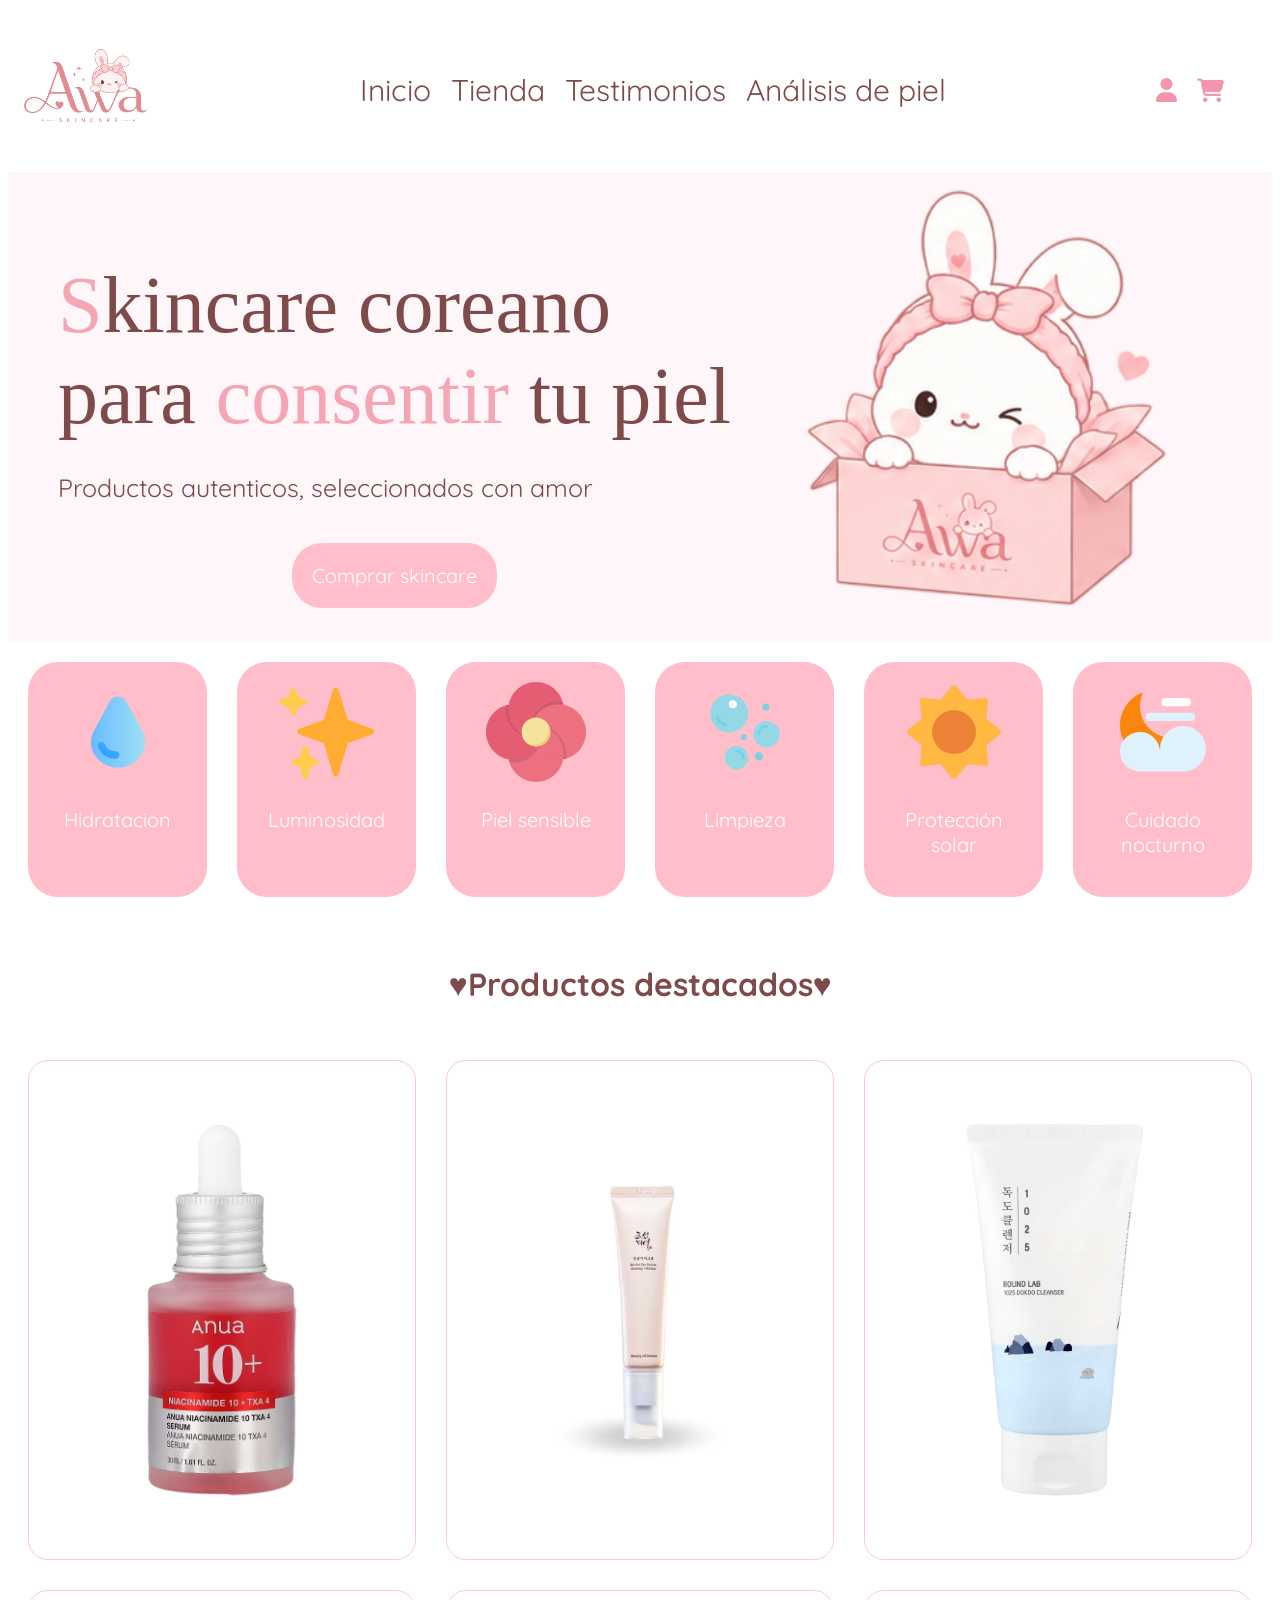
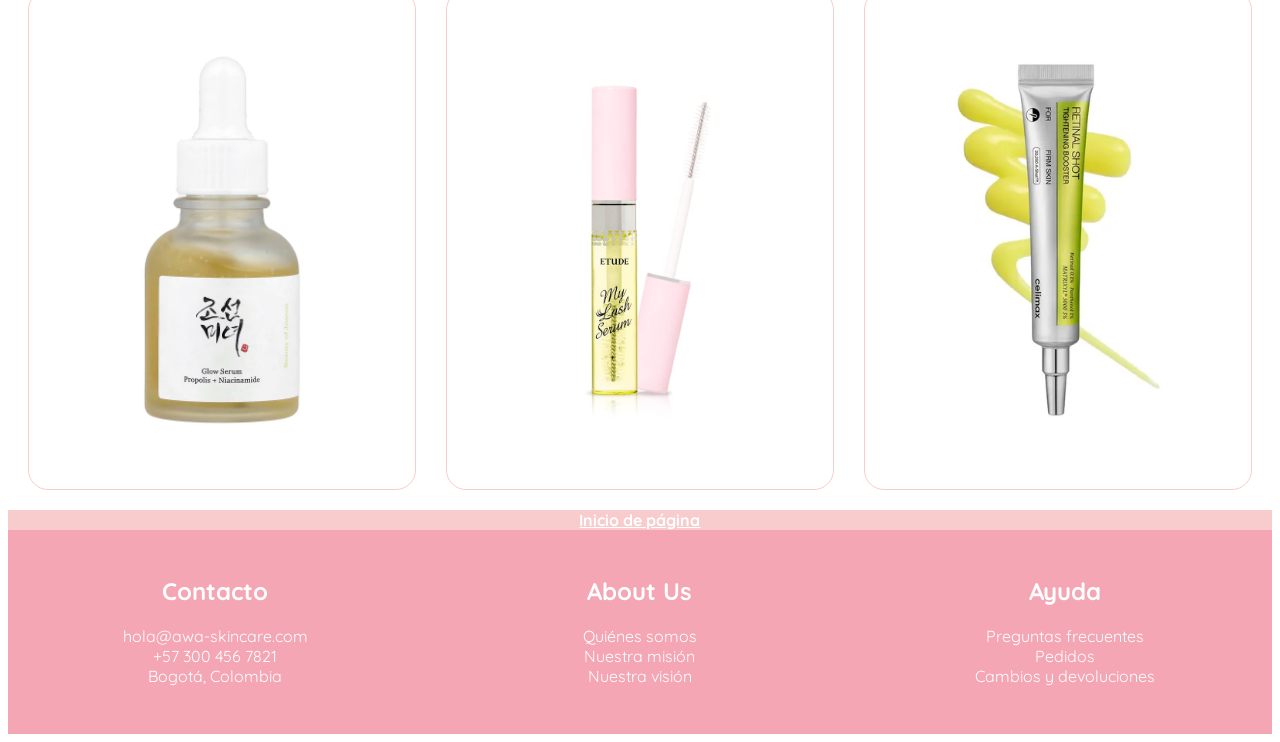
<file: index.html>
<!DOCTYPE html>
<html lang="en">
<head>
    <meta charset="UTF-8">
    <meta name="viewport" content="width=device-width, initial-scale=1.0">
    <link rel="stylesheet" href ="./styles/principal.css">
    <link rel="stylesheet" href ="./styles/header.css">
    <link rel="stylesheet" href ="./styles/footer.css">
    <link rel="preconnect" href="https://fonts.googleapis.com">
    <link rel="preconnect" href="https://fonts.gstatic.com" crossorigin>
    <link href="https://fonts.googleapis.com/css2?family=Quicksand:wght@300;400;500;600;700&display=swap" rel="stylesheet"> 
    <link rel="stylesheet" href="https://cdnjs.cloudflare.com/ajax/libs/font-awesome/6.5.2/css/all.min.css">
    <title>AWA</title>
</head>
<body>
    <awa-header></awa-header>
    <script src="./scripts/header.js"></script>
    <section class="banner">
        
        <div class="TituloBanner"> 
            <h1><span class="palabra-destacada">S</span>kincare coreano <br> para <span class="palabra-destacada">consentir</span> tu piel</h1>
            <p>Productos autenticos, seleccionados con amor</p>
            <a href="./Content/contruccion.html" class="boton">Comprar skincare</a>
        </div>
        <div>
            <img class="banner-img" src="./images/awita-caja.png" alt="banner">
        </div>
    </section>
    <section class="categorias">
        <a href="/Content/contruccion.html" class="categoria">
            <img src="./images/gota.svg" alt="Hidratacion">
            <p>Hidratacion</p>
        </a>
        <a href="/Content/contruccion.html" class="categoria">
            <img src="./images/brillo.svg" alt="luminosidad">
            <p>Luminosidad</p>
        </a>
        <a href="/Content/contruccion.html" class="categoria">
            <img src="./images/flor.svg" alt="Piel sensible">
            <p>Piel sensible</p>
        </a>
        <a href="/Content/contruccion.html" class="categoria">
            <img src="./images/burbuja.svg" alt="Limpieza">
            <p>Limpieza</p>
        </a>
        <a href="/Content/contruccion.html" class="categoria">
            <img src="./images/sol.svg" alt="Protección solar">
            <p>Protección solar</p>
        </a>
        <a href="/Content/contruccion.html" class="categoria">
            <img src="./images/noche.svg" alt="Cuidado nocturno">
            <p>Cuidado nocturno</p>
        </a>
    </section>

    <section class="productos">
        <h2>♥Productos destacados♥</h2>

        <div class="tarjeta">
            <img src="./images/anua.avif">
            <div class="info">
                <h3>ANUA - <br> Niacinamide 10% + Txa 4% Serum X 30Ml</h3>
                <div class="separator-horizontal">
                    <span class="heart-icon">♥</span>
                </div>
                <p>Sérum formulado con un 10% de Niacinamida, 4% de Ácido Tranexámico y 2% de Arbutina, ideal para quienes desean aclarar todo tipo de manchas y unificar el tono de la piel, logrando una piel hidratada y luminosa.   </p>
                <div class="informacion-adicional">
                    <div class="columna">
                        <h3> Tipos de piel </h3>
                        <ul>
                            <li>Seca</li>
                            <li>Normal</li>
                            <li>Mixta</li>
                            <li>Grasa</li>
                        </ul>
                    </div>
                    <div class="columna">
                        <h3>Ideal para: </h3>
                        <ul>
                            <li>Manchas Solares</li>
                            <li>Melasma</li>
                        </ul>
                    </div>
                </div>
            </div>
        </div>
        <div class="tarjeta">
            <img src="./images/contorno-de-ojos-boj-revive-serum-beauty-of-joseon--2-.jpg.webp">
            <div class="info">
                <h3>Beauty of Joseon - <br> Sérum Contorno de Ojos Revive Eye Serum</h3>
                <div class="separator-horizontal">
                    <span class="heart-icon">♥</span>
                </div>
                <p>Suero reafirmante formulado con ginseng y retinal (vitamina A) para combatir los signos del envejecimiento. Mejora la elasticidad, atenúa arrugas y revitaliza el tono de la delicada piel alrededor de los ojos.</p>
                <div class="informacion-adicional">
                    <div class="columna">
                        <h3>Tipos de piel</h3>
                        <ul>
                            <li>Seca</li>
                            <li>Normal</li>
                            <li>Mixta</li>
                            <li>Grasa</li>
                            <li>Sensible</li>
                        </ul>
                    </div>
                    <div class="columna">
                        <h3>Ideal para: </h3>
                        <ul>
                            <li>Arrugas y líneas de expresión</li>
                            <li>Ojeras y falta de luminosidad</li>
                        </ul>
                    </div>
                </div>
            </div>
        </div>
        <div class="tarjeta">
            <img src="./images/Dokdo.avif">
            <div class="info">
                <h3>ROUND LAB - <br> Limpiador 1025 Dokdo</h3>
                <div class="separator-horizontal">
                    <span class="heart-icon">♥</span>
                </div>
                <p>Limpiador suave en gel que elimina impurezas eficazmente sin alterar la barrera natural de la piel. Su fórmula con minerales de agua profunda mantiene el equilibrio hídrico, dejando el rostro fresco y confortable sin sensación de tirantez.</p>
                <div class="informacion-adicional">
                    <div class="columna">
                        <h3>Tipos de piel</h3>
                        <ul>
                            <li>Seca</li>
                            <li>Normal</li>
                            <li>Mixta</li>
                            <li>Grasa</li>
                            <li>Sensible</li>
                        </ul>
                    </div>
                    <div class="columna">
                        <h3>Ideal para: </h3>
                        <ul>
                            <li>Limpieza profunda</li>
                            <li>Desequilibrio de hidratación</li>
                            <li>Sensibilidad cutánea</li>
                        </ul>
                    </div>
                </div>
            </div>
        </div>
        <div class="tarjeta">
            <img src="./images/Glow-Serum.avif">
            <div class="info">
                <h3>Beauty of Joseon - <br> Sérum Facial Glow Serum</h3>
                <div class="separator-horizontal">
                    <span class="heart-icon">♥</span>
                </div>
                <p>Sérum diseñado para mantener la piel radiante y saludable. Enriquecido con un 60% de extracto de propóleo y un 2% de niacinamida, ayuda a controlar la grasa, suavizar manchas oscuras e iluminar el rostro para un tono uniforme.</p>
                <div class="informacion-adicional">
                    <div class="columna">
                        <h3>Tipos de piel</h3>
                        <ul>
                            <li>Seca</li>
                            <li>Normal</li>
                            <li>Mixta</li>
                            <li>Grasa</li>
                        </ul>
                    </div>
                    <div class="columna">
                        <h3>Ideal para: </h3>
                        <ul>
                            <li>Piel opaca</li>
                            <li>Manchas oscuras</li>
                            <li>Exceso de sebo</li>
                            <li>Tono de piel irregular</li>
                        </ul>
                    </div>
                </div>
            </div>
        </div>
        <div class="tarjeta">
            <img src="./images/LashSerum.jpg">
            <div class="info">
                <h3>ETUDE - <br> Sérum para Pestañas My Lash Serum</h3>
                <div class="separator-horizontal">
                    <span class="heart-icon">♥</span>
                </div>
                <p>Sérum nutritivo que fortalece las pestañas desde la raíz. Su fórmula ayuda a que luzcan más largas, densas y saludables, protegiéndolas del estrés provocado por el maquillaje diario.</p>
                <div class="informacion-adicional">
                    <div class="columna">
                        <h3>Tipos de piel</h3>
                        <ul>
                            <li>Todo tipo de piel</li>
                        </ul>
                    </div>
                    <div class="columna">
                        <h3>Ideal para: </h3>
                        <ul>
                            <li>Pestañas débiles</li>
                            <li>Pestañas cortas o quebradizas</li>
                            <li>Protección post-maquillaje</li>
                        </ul>
                    </div>
                </div>
            </div>
        </div>
        <div class="tarjeta">
            <img src="./images/retinol.webp">
            <div class="info">
                <h3>Celimax - <br> The Vita A Retinal Shot Potenciador Reafirmante</h3>
                <div class="separator-horizontal">
                    <span class="heart-icon">♥</span>
                </div>
                <p>Booster concentrado formulado con retinal al 0.1% y péptidos, diseñado para brindar un cuidado profundo contra los signos del envejecimiento. Mejora la firmeza, reduce visiblemente el tamaño de los poros y suaviza la textura de la piel para un aspecto más joven y refinado.</p>
                <div class="informacion-adicional">
                    <div class="columna">
                        <h3>Tipos de piel</h3>
                        <ul>
                            <li>Normal</li>
                            <li>Mixta</li>
                            <li>Grasa</li>
                            <li>Seca</li>
                        </ul>
                    </div>
                    <div class="columna">
                        <h3>Ideal para: </h3>
                        <ul>
                            <li>Arrugas</li>
                            <li>Poros dilatados</li>
                            <li>Textura irregular de la piel</li>
                        </ul>
                    </div>
                </div>
            </div>
        </div>
    </section>
    <awa-footer></awa-footer>
    <script src="./scripts/footer.js"></script>
</body>
</html>
</file>
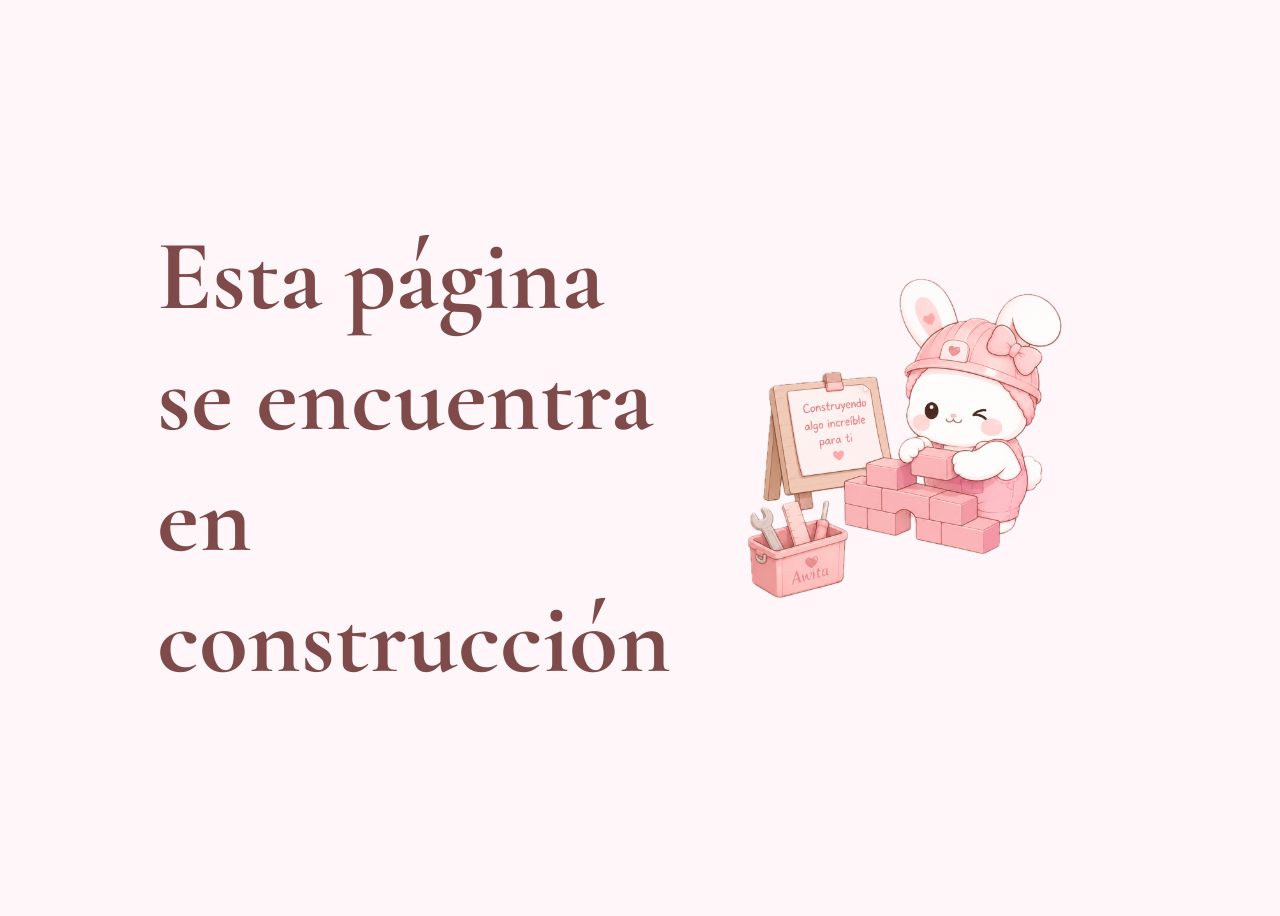
<file: contruccion.html>
<!DOCTYPE html>
<html lang="en">
<head>
    <meta charset="UTF-8">
    <meta name="viewport" content="width=device-width, initial-scale=1.0">
    <link rel="stylesheet" href="./styles/construccion.css">
    <link rel="preconnect" href="https://fonts.googleapis.com">
    <link rel="preconnect" href="https://fonts.gstatic.com" crossorigin>
    <link href="https://fonts.googleapis.com/css2?family=Cormorant+Garamond:wght@400;500;600;700&family=Quicksand:wght@400;500;600;700&display=swap" rel="stylesheet">  
    <title>AWA</title>
</head>
<body>
    <header>
        <h1>Esta página se encuentra <br> en construcción</h1>
        <img src="./images/contruccion.png">
    </header>
</body>
</html>
</file>
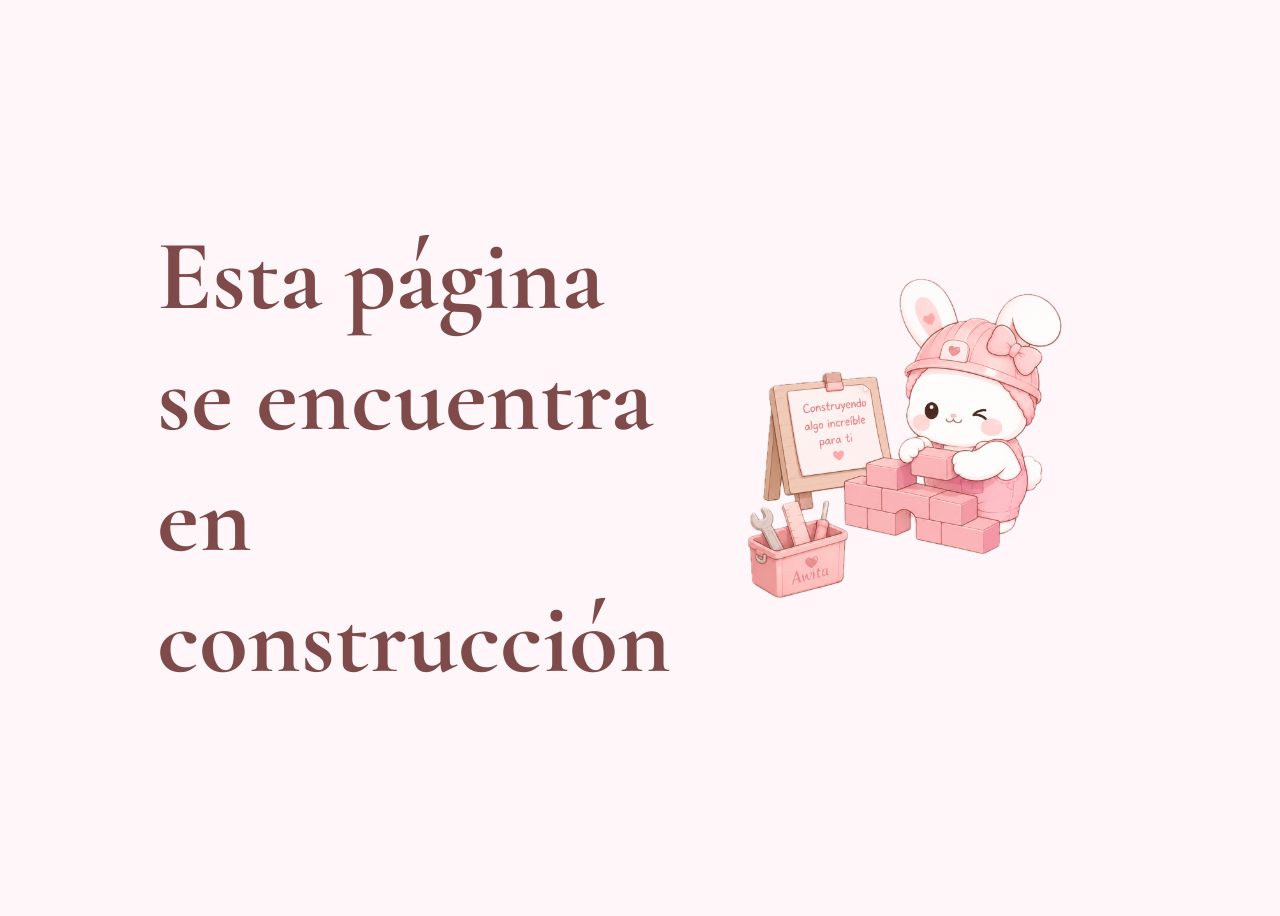
<file: Content/contruccion.html>
<!DOCTYPE html>
<html lang="en">
<head>
    <meta charset="UTF-8">
    <meta name="viewport" content="width=device-width, initial-scale=1.0">
    <link rel="stylesheet" href="../styles/construccion.css">
    <link rel="preconnect" href="https://fonts.googleapis.com">
    <link rel="preconnect" href="https://fonts.gstatic.com" crossorigin>
    <link href="https://fonts.googleapis.com/css2?family=Cormorant+Garamond:wght@400;500;600;700&family=Quicksand:wght@400;500;600;700&display=swap" rel="stylesheet">  
    <title>AWA</title>
</head>
<body>
    <header>
        <h1>Esta página se encuentra <br> en construcción</h1>
        <img src="../images/contruccion.png">
    </header>
</body>
</html>
</file>
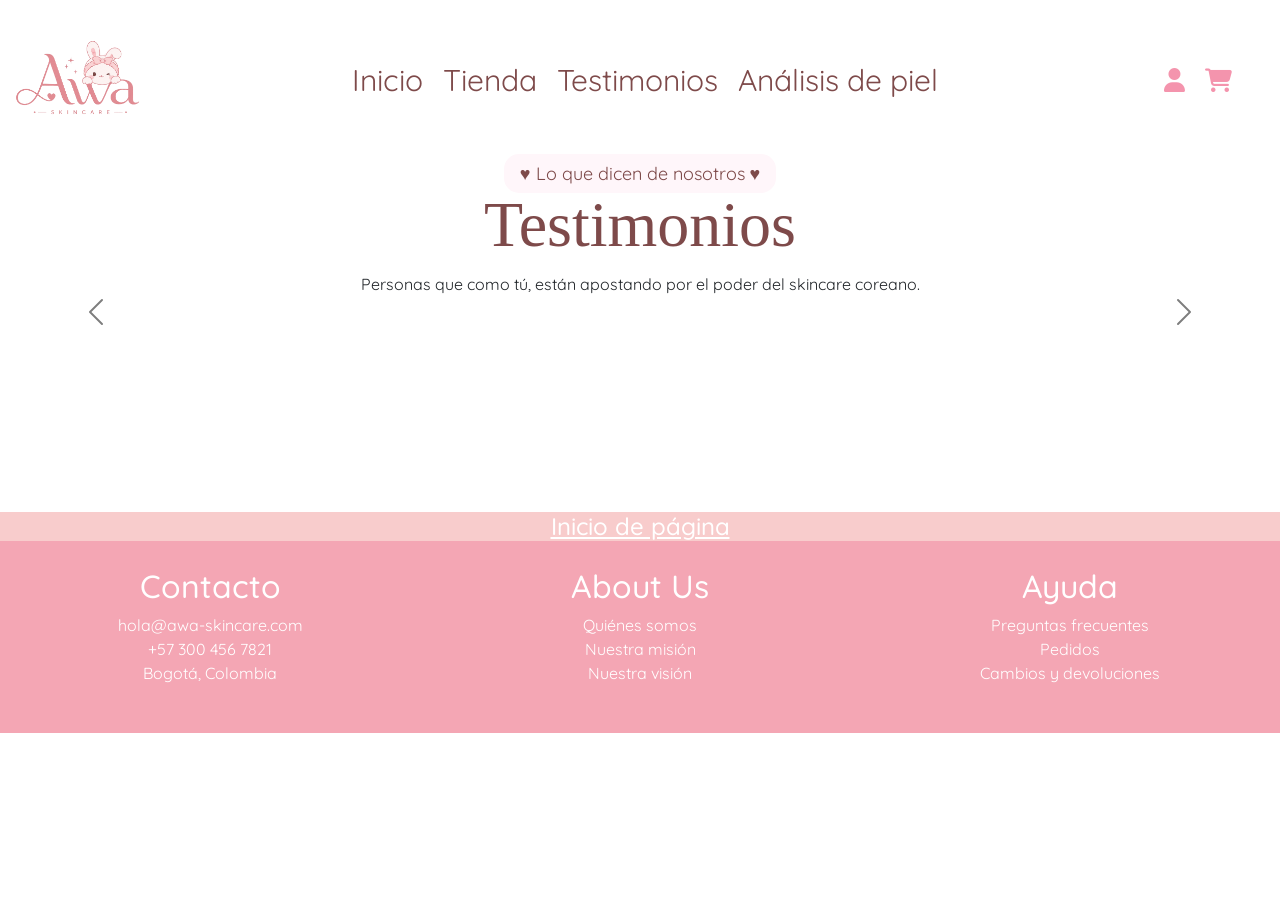
<file: Content/testimonios.html>
<!DOCTYPE html>
<html lang="en">
<head>
    <meta charset="UTF-8">
    <meta name="viewport" content="width=device-width, initial-scale=1.0">
    <script src="../scripts/testimonios.js"></script>
    <link rel="stylesheet" href ="../styles/header.css">
    <link rel="stylesheet" href ="../styles/footer.css">
    <link rel="stylesheet" href="../styles/testimonios.css">
    <link href="https://fonts.googleapis.com/css2?family=Quicksand:wght@300;400;500;600;700&display=swap" rel="stylesheet"> 
    <link rel="preconnect" href="https://fonts.gstatic.com" crossorigin>
    <link rel="preconnect" href="https://fonts.googleapis.com">
    <link href="https://cdn.jsdelivr.net/npm/bootstrap@5.3.8/dist/css/bootstrap.min.css" rel="stylesheet">
    <link rel="stylesheet" href="https://cdnjs.cloudflare.com/ajax/libs/font-awesome/6.5.2/css/all.min.css">
    
    <title>Document</title>
</head>
<body>
    <awa-header></awa-header>
    <script src="../scripts/header.js"></script>
    <div class="titulo">
        <span class="mensaje">♥ Lo que dicen de nosotros ♥</span>
        <h1>Testimonios</h1>
        <p>Personas que como tú, están apostando por el poder del skincare coreano.</p>
        
    </div>
    <div id="carousel-testimonios" class="carousel slide" data-bs-ride="false">
        <div class="carousel-inner" id="contenedor-testimonios">
        </div>

        <button class="carousel-control-prev" type="button" data-bs-target="#carousel-testimonios" data-bs-slide="prev">
            <span class="carousel-control-prev-icon" aria-hidden="true"></span>
            <span class="visually-hidden">Anterior</span>
        </button>
        <button class="carousel-control-next" type="button" data-bs-target="#carousel-testimonios" data-bs-slide="next">
            <span class="carousel-control-next-icon" aria-hidden="true"></span>
            <span class="visually-hidden">Siguiente</span>
        </button>
    </div>
    <awa-footer></awa-footer>
    <script src="https://cdn.jsdelivr.net/npm/bootstrap@5.3.8/dist/js/bootstrap.bundle.min.js"></script>
    <script src="../scripts/footer.js"></script>
</body>
</html>
</file>
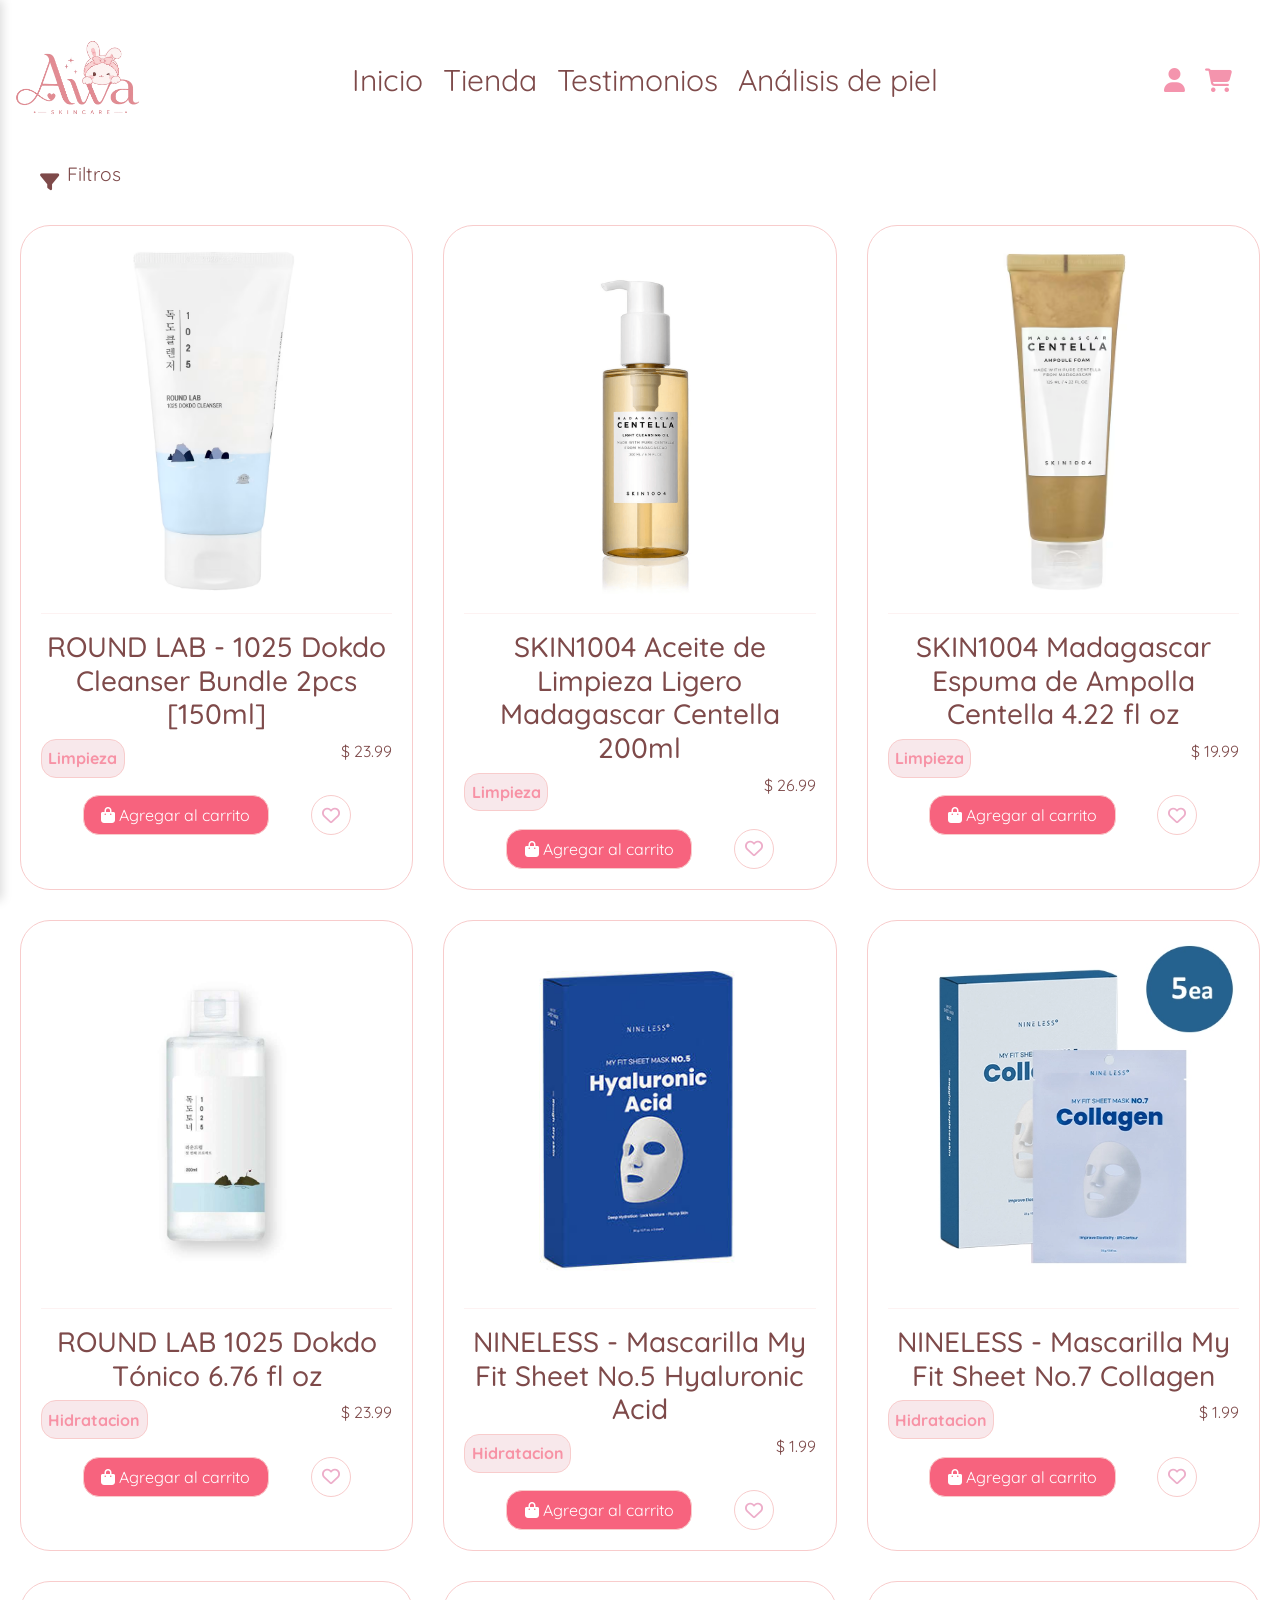
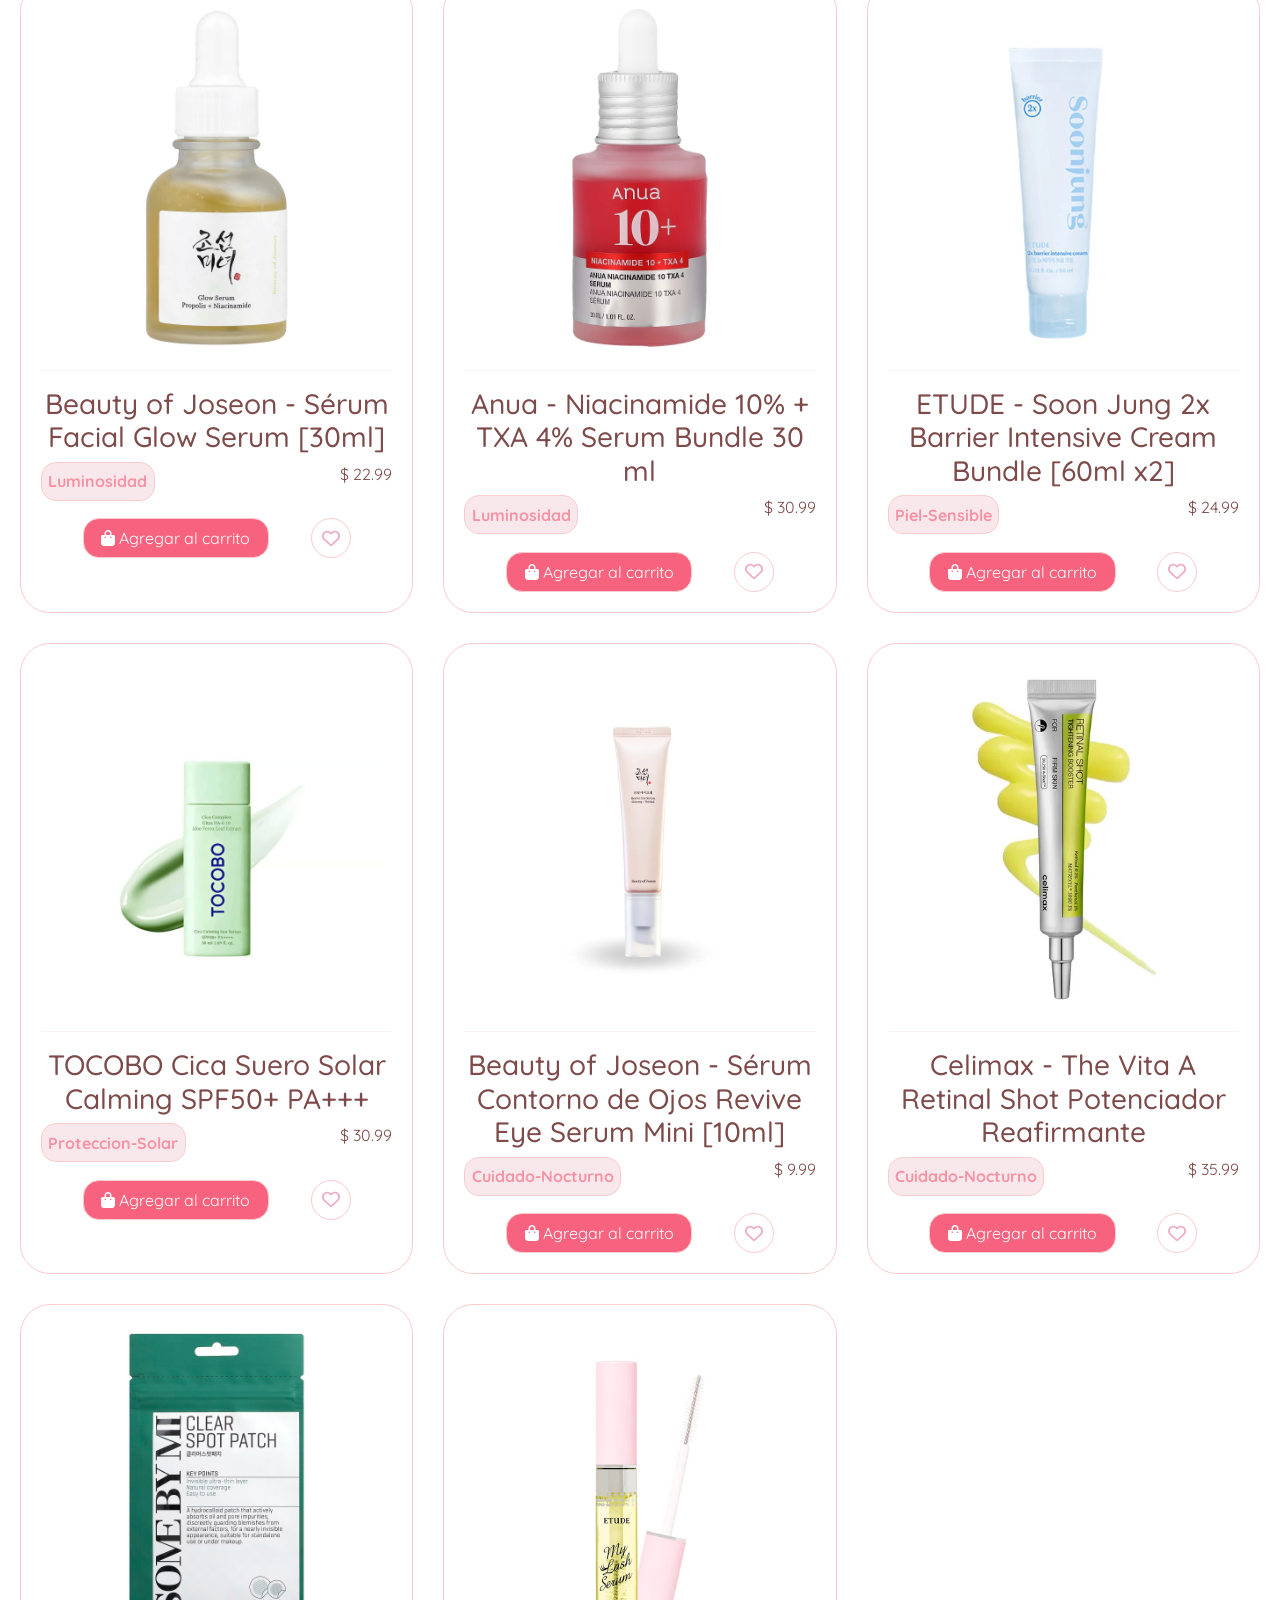
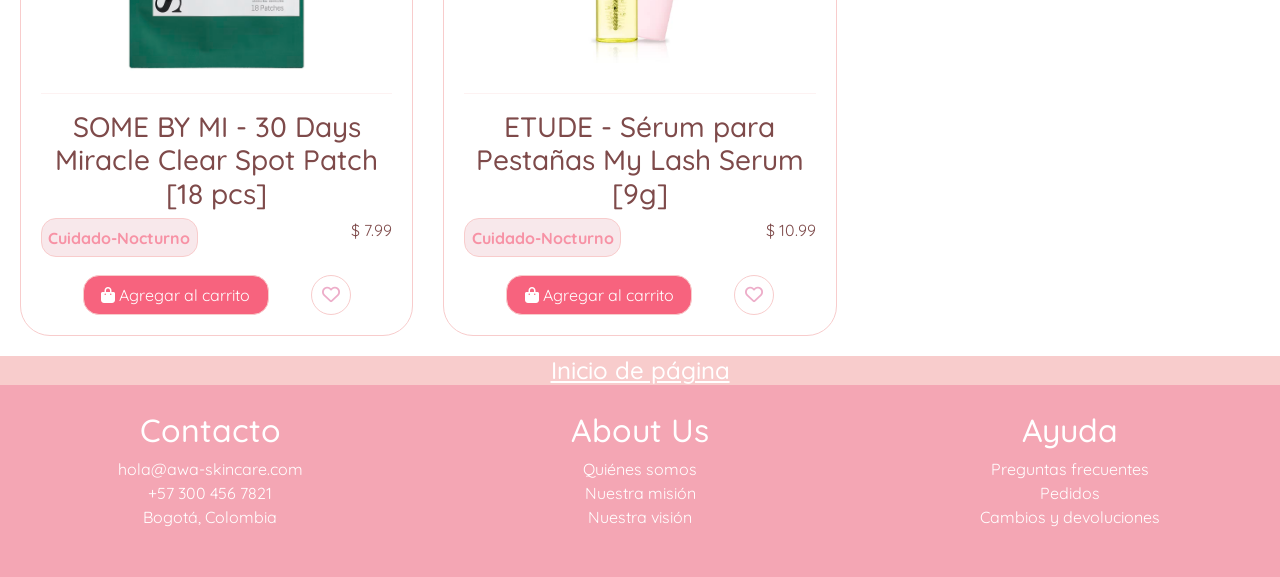
<file: Content/tienda.html>
<!DOCTYPE html>
<html lang="en">
<head>
    <meta charset="UTF-8">
    <meta name="viewport" content="width=device-width, initial-scale=1.0">
    <link rel="stylesheet" href ="../styles/tienda.css">
    <link rel="stylesheet" href ="../styles/header.css">
    <link rel="stylesheet" href ="../styles/footer.css">
    <link rel="preconnect" href="https://fonts.googleapis.com">
    <link rel="preconnect" href="https://fonts.gstatic.com" crossorigin>
    <link href="https://fonts.googleapis.com/css2?family=Quicksand:wght@300;400;500;600;700&display=swap" rel="stylesheet"> 
    <link rel="stylesheet" href="https://cdnjs.cloudflare.com/ajax/libs/font-awesome/6.5.2/css/all.min.css">
    <link href="https://cdn.jsdelivr.net/npm/bootstrap@5.3.8/dist/css/bootstrap.min.css" rel="stylesheet">
    <script src="../scripts/productos.js"></script>
    
    <title>Tienda</title>
</head>
<body>
    <awa-header></awa-header>
    <script src="../scripts/header.js"></script>
    <div class="filtros">
        <input type="checkbox" id="filtro" class="filtro">
        <label for="filtro" class="embudo">
            <i class="fa-solid fa-filter"></i>
            <i class="fa-solid fa-xmark"></i>
            <p>Filtros</p>
        </label>
        
        <div class="panel">
            <H2>Filtrar por: </H2>
            <h3>Categoría</h3>

            <div class="form-check">
                <input class="form-check-input" type="checkbox" id="Limpieza">
                <label class="form-check-label" for="Limpieza">
                    Limpieza
                </label>
            </div>
             <div class="form-check">
                <input class="form-check-input" type="checkbox" id="Hidratacion">
                <label class="form-check-label" for="Hidratacion">
                    Hidratacion
                </label>
            </div>
            <div class="form-check">
                <input class="form-check-input" type="checkbox" id="Luminosidad">
                <label class="form-check-label" for="Luminosidad">
                    Luminosidad
                </label>
            </div>
             <div class="form-check">
                <input class="form-check-input" type="checkbox" id="Piel-Sensible">
                <label class="form-check-label" for="Piel-Sensible">
                    Piel Sensible
                </label>
            </div>
             <div class="form-check">
                <input class="form-check-input" type="checkbox" id="Proteccion-Solar">
                <label class="form-check-label" for="Proteccion-Solar">
                Proteccion Solar
                </label>
            </div>
             <div class="form-check">
                <input class="form-check-input" type="checkbox" id="Cuidado-Nocturno">
                <label class="form-check-label" for="Cuidado-Nocturno">
                    Cuidado Nocturno
                </label>
            </div>
            <h3>Precio</h3>
            <div class="filtro-precio">
                <input 
                    type="range" 
                    class="form-range" 
                    id="precioMaximo"
                    min="0"
                    max="40"
                    value="40"
                    step="1">
                <div>
                    Max $<span id="valorPrecio">40.00</span>
                </div>
            </div>
            
        </div>
        
    </div>
    
    <div class="grid-productos" id="contenedor-productos"></div>
    
    <awa-footer></awa-footer>
    <script src="../scripts/footer.js"></script>
    <script src="https://cdn.jsdelivr.net/npm/bootstrap@5.3.8/dist/js/bootstrap.bundle.min.js"></script>
</body>
</html>
</file>
<file: styles/principal.css>
* {
    box-sizing: border-box;
    font-family: "Quicksand", sans-serif;
}

.banner {
    display: flex;
    flex-direction: row;
    gap: 0.625rem;
    align-items: center;
    justify-content: flex-start;
    background-color: #fff6fa;
}
.TituloBanner {
    margin-left: 3.125rem; 
    padding-right: 1.25rem; 
    display: flex;
    flex-direction: column;
}
.banner h1{
    font-family: "Cormorant Garamond", serif;
    font-weight:500;
    font-size: 5rem;
    color: #7E4A4A;
    margin-bottom: 0.3125rem;
}
.banner a{
    font-size: 1.25rem;
    color: white;
    margin-bottom: 2%;
}

.banner p{
    font-size: 1.5625rem;
    color: #7E4A4A;
    margin-bottom: 2.5rem;
}

.palabra-destacada{
    color:#f4a6b4;
    font-weight:500;
    font-size: 5rem;
    font-family: "Cormorant Garamond", serif;
}
.boton{
    background-color: #ffbeca;
    border-radius: 1.875rem;
    padding: 1.25rem;
    text-decoration: none;
    color: white;
    align-self: center;
}
.banner-img {
    width: 28.125rem;   
    height: auto;      
    object-fit: contain;
}



.categorias{
    display: grid;
    grid-template-columns: repeat(6, 1fr);
    gap: 1.875rem;
    padding: 1.25rem;
    font-size: 1.25rem;
}

.categoria{
    background-color: #ffbeca;
    border-radius: 1.875rem;
    padding: 1.25rem;
    text-decoration: none;
    color: white;
    text-align: center;
}
.categoria img {
    width: 6.25rem;
    height: 6.25rem;
    object-fit: contain;
}

.info ul {
    list-style-position: inside;
    padding-left: 0; 
}

.columna ul li::marker {
  color: #e87a8f; 
}

.productos{
    display: grid;
    grid-template-columns: repeat(3,1fr);
    gap: 1.875rem;
    padding: 1.25rem;
}
.productos h2 {
    grid-column: 1 / 4;
    text-align: center;
    color: #7E4A4A;
    font-size: 2rem;
}

.tarjeta {
    position: relative;
    perspective: 1000px;
    height: 31.25rem; 
}

.productos img {
    width: 100%;
    height: 31.25rem;
    object-fit: contain;
    border: 1px solid #f8cccc;
    border-radius: 1.25rem;
    text-align: center;
    position: absolute;
    top: 0;
    left: 0;
    backface-visibility: hidden;
    transition: transform 0.6s;
    transform-style: preserve-3d;
}
.info h3{
    font-family: "Cormorant Garamond", serif;
}
.tarjeta .info {
    position: absolute;
    top: 0;
    left: 0;
    width: 100%;
    height: 31.25rem;
    border: 1px solid #f8cccc;
    border-radius: 1.25rem;
    background: #fff6fa;
    color: #7E4A4A;
    padding: 1.25rem;
    overflow: hidden;
    backface-visibility: hidden;
    transition: transform 0.6s;
    transform-style: preserve-3d;
    transform: rotateY(180deg);
    text-align: left;
}

.separator-horizontal {
  position: relative;
  text-align: center;
  border-bottom: 1px solid #f3c2c9; 
  margin: 1.25rem 0;
}

.heart-icon {
  position: absolute;
  top: 50%;
  left: 50%;
  transform: translate(-50%, -50%);
  background-color: #fff6fa; 
  padding: 0 0.5rem;
  color: #e87a8f; 
  font-size: 0.75rem;
}
.informacion-adicional{
    display: flex;
    justify-content: space-between;
    width: 100%;
    align-items: stretch;
    margin-top: 1.25rem;
}

.columna {
  flex: 1;            
  padding: 0 1.25rem;             
}

.columna:first-child {
  border-right: 1.5px solid #f3c2c9; 
}

.tarjeta:hover img {
    transform: rotateY(180deg);
}

.tarjeta:hover .info {
    transform: rotateY(360deg);
}



@media (max-width: 600px){
    .banner {
        display: grid;
        grid-template-columns: 1fr auto;
        grid-template-areas: 
        "titulo titulo"
        "info imagen"
        "boton   imagen";
        align-items: center;
        gap: 0.9375rem;
        padding: 1.5625rem 0.9375rem;
    }

    .TituloBanner {
        display: contents;
    }

     .banner h1{
        grid-area: titulo;
        width: 100%;
        text-align: left;
        font-size: 3rem;
        margin-bottom: 0.3125rem;
    }

    .banner .palabra-destacada {
        font-size: 3rem; 
    }
   

    .banner p{
        grid-area: info;
        font-size: 1.25rem;
        margin-bottom: 1.25rem;
        align-self: start;
    }
    .boton{
        grid-area: boton;
        align-self: start;
        justify-self: start;
        padding: 0.625rem 1.25rem;
        font-size: 0.9rem;
    }

    .banner > div:has(.banner-img) {
        grid-area: imagen;
        align-self: right;
    }
    .banner-img {
        width: 10rem;
        margin: 0 auto;
        object-fit: contain;
    }


    .categorias{
    display: grid;
    grid-template-columns: repeat(3, minmax(0, 1fr));
    gap: 1.5rem;
    padding: 1rem;
    font-size: 1rem;
}
    .categoria {
    min-width: 0;
    width: 100%;
    display: flex;
    flex-direction: column;
    align-items: center;
    justify-content: center;
}

    .categoria img {
    width: 4rem;
    height: 4rem;
    object-fit: contain;
}
    .productos{
    display: grid;
    grid-template-columns: 1fr;
    gap: 1.875rem;
    padding: 1.25rem;
    
}

    .productos h2 {
        grid-column: 1;
    }
}
</file>
<file: styles/header.css>
* {
    box-sizing: border-box;
    font-family: "Quicksand", sans-serif;
}

header {
    display: flex;
    align-items: center;
}
header img {
    width: 10rem;
}

nav {
    display: flex;
    gap: 1.25rem;
    margin-left: 12rem;  
    justify-content: space-between;
    flex: 1; 
}
.iconos-menu {
    display: flex;
    align-items: center;
    gap: 1.25rem;
}
.usuario{
    display: flex;
    align-items: center;
    gap: 1.25rem;
    margin-right: 3rem;
    color:#f494ad;
    font-size: 1.5rem; 
}
nav a{
    font-size: 1.875rem;
    color: #7E4A4A;
    text-decoration: none;
}
nav a:hover{
    color: #f4a6b4;
}

.menu{
    display:none;
}

.barras {
    display: none;
    cursor: pointer;
    margin-left: auto;
    font-size: 1.5rem;
    color: #7E4A4A;
    z-index: 20;
}

.iconos-menu i{
    display: none;
}

@media (max-width: 600px){

    .barras{
        display: block;

    }
    
    
    nav {
        display: flex;
        flex-direction: column;
        align-items: stretch;
        gap: 0;
        margin-left: 0;
        justify-content: space-between;
        position: fixed;
        top: 0;
        right: 0;
        width: 75%;
        max-width: 20rem;
        height: 100vh;
        background-color: #fff6fa;
        padding: 5rem 1.5rem 1.5rem;
        box-shadow: -0.25rem 0 1rem rgba(126, 74, 74, 0.15);

        transform: translateX(100%);
        transition: transform 0.3s ease;
        z-index: 15;
    }

    nav a {
        display: flex;
        align-items: center;
        gap: 1rem;
        font-size: 1.375rem;
        color: #7E4A4A;
        padding: 1rem 0;
        border-bottom: 1px solid #f3c2c9;
    }

    nav a:last-child {
        border-bottom: none;
    }
    .iconos-menu{
        flex-direction: column;
        align-items: stretch;
        gap: 0;
    }

    .iconos-menu i{
        display: inline-block;
        width: 1.5rem;
        text-align: center;
        font-size: 1.25rem;
    }

    .menu:checked ~ nav {
        transform: translateX(0);
    }
    .usuario{
        margin-left: 15%;
        display: flex;
        justify-content: space-around;

    }

}
</file>
<file: styles/footer.css>
awa-footer{
    display: block;
}
footer{
    background-color: #f4a6b4;
    color:white;
    display: grid;
    grid-template-columns: repeat(3,1fr);
    gap: 0.625rem;
    padding: 0;
    text-align: center;
}
footer a {
    grid-column: 1 / 4;
    text-decoration-color: white;
}
footer h4{
    margin:0;
    text-align: center;
    color: white;
    background-color: #f8cccc;
}
footer h4:active{
    color: #7E4A4A;
}
footer > div{
    padding: 1rem 1rem 2rem;
}
</file>
<file: styles/construccion.css>
*{
    font-family: "Cormorant Garamond", serif;
    box-sizing: border-box;
    background-color: #fff6fa;
}

header {
    display: flex;
    align-items: center;
    justify-content: space-evenly;
    height: 100vh;
    padding: 0 80px;
}

h1 {
    width: 45%;
    text-align: left;
    color: #7E4A4A;
    font-size: 100px;
}

header img {
    width: 400px;
}

@media(max-width:600px){
    header {
        height: auto;
        flex-direction: column;
        justify-content: center;
        padding: 40px 20px;
        gap: 30px; 
    }

    h1 {
        width: 100%;
        font-size: 50px; 
        text-align: center;
    }

    header img {
        width: 100%;
        max-width: 300px;
    }
}
</file>
<file: styles/testimonios.css>
* {
    box-sizing: border-box;
    font-family:  "Quicksand", sans-serif;
}
body{
    background-color: white;
}
.titulo{
    text-align: center;
    align-items: center;
}

.mensaje{
    background-color: #fff6fa;
    color: #7E4A4A;
    border-radius: 15px;
    font-size: large;
    padding: 0.5rem 1rem;
}

.titulo h1{
    font-family: "Cormorant Garamond", serif;
    color: #7E4A4A;
    font-weight:500;
    font-size: 4rem;
}
.grid-testimonios{
    display: grid;
    grid-template-columns: repeat(3, minmax(0, 1fr));
    gap: 1rem;
    max-width: 900px;
    margin: 0 auto;
    padding: 0 3rem;
    
}

.testimonio{
    position: relative;
    display: flex;
    flex-direction: column;
    align-content: center;
    text-align: left;
    background:  #fff6fa;
    border: 1px solid #f8cccc;
    border-radius: 5%;
    padding: 1.5rem;
    max-width: 280px;
    margin: 0 auto;
}

.estrella{
    color: #f5a4a4;
    margin-bottom: 1rem;
}
.fa-heart{
    position: absolute;
    top: 5%;
    right: 5%;
    color: #f5a4a4;

}
.carousel-control-prev-icon,
.carousel-control-next-icon{
    filter: invert(1) grayscale(100);
}

awa-footer{
    margin-top: 200px;
}

@media(max-width:600px){
    .grid-testimonios{
    display: grid;
    grid-template-columns: 1fr;
    gap: 1rem;
    max-width: 900px;
    margin: 0 auto;
    padding: 0 1rem;
    
}
    .testimonio{
        max-width: 80%; /* para que no quede angosta en celular */
    }
}
</file>
<file: styles/tienda.css>
* {
    box-sizing: border-box;
    font-family: "Quicksand", sans-serif;
}

.embudo {
    display: flex;
    align-items: center;
    gap: 0.5rem;  
    justify-content: flex-start;
    font-size: larger;
    color: #7E4A4A;
    margin-left: 2.5rem;
    cursor: pointer;
    position: relative;
    z-index: 20;
}
.embudo .fa-xmark {
    display: none;
}

.filtro:checked ~ .embudo .fa-filter {
    display: none;
}

.filtro:checked ~ .embudo .fa-xmark {
    display: inline;
}
.filtro:checked ~ .embudo p {
    display: none;
}
.filtro:checked ~ .embudo {
    position: fixed;
    top: 1rem;
    left: 260px;
    z-index: 20;

    background-color: #fff6fa;
    border: 2px solid #f3c2c9;
    border-radius: 0.5rem;
    padding: 0.4rem 0.6rem;
    margin-left: 0;
}

.filtro {
    display: none;
}
.panel{
    position: fixed;
    top: 0;
    left: 0;
    width: 300px;
    height: 100vh;
    background-color: white;
    padding: 2rem;
    box-shadow: 2px 0 10px rgba(0,0,0,0.15);

    transform: translateX(-100%);
    transition: transform 0.3s ease;

    z-index: 19;
}
.filtro:checked ~ .panel {
    transform: translateX(0);
}


.filtros h2 {
    margin: 0;        
}
#contenedor-productos {
    display: grid;
    grid-template-columns: repeat(3, minmax(0, 1fr));
    gap: 1.875rem;
    padding: 1.25rem;
}

.tarjetas{
    background-color: white;
    border: 1px solid #f8cccc;
    border-radius: 1.875rem;
    padding: 1.25rem;
    text-decoration: none;
    color: #7E4A4A;
    text-align: center;
}
.separador{
    background-color: #f8cccc;
    height: 1px;  
    border: none;
}
.corazon{
    color: #edadc9;
    background-color: white;
    width: 2.5rem;
    height: 2.5rem;
    border-radius: 50%;
    border: 1px solid #f8cccc;
    font-size: large;
}
.corazon:active{
    color: #f7637e;
}

.tarjetas img{
    width: 100%;
    height: auto;
    object-fit: contain;
}
.acciones{
    display: flex;
    justify-content: space-evenly;
}
.boton-carrito{
    color:white;
    background-color: #f7637e;
    border: 1px solid #f8cccc;
    border-radius: 1rem;
    font-size: 1rem;
    padding: 2% 5%;

}
.boton-carrito:active{
    color: #f8cccc;
}
.precios{
    display: flex;
    justify-content: space-between;
    margin-bottom: 5%;
}
.etiqueta-categoria{
    background-color: #f8e8eb;
    color: #f792a5;
    padding: 0.4rem 0.4rem;
    border-radius: 15px;
    font-weight: bold;
    border: 1px solid #f8cccc;
}

@media(max-width:600px){
    #contenedor-productos {
        display: grid;
        grid-template-columns: 1fr;
        gap: 1.875rem;
        padding: 1.25rem;
    }
}
</file>
